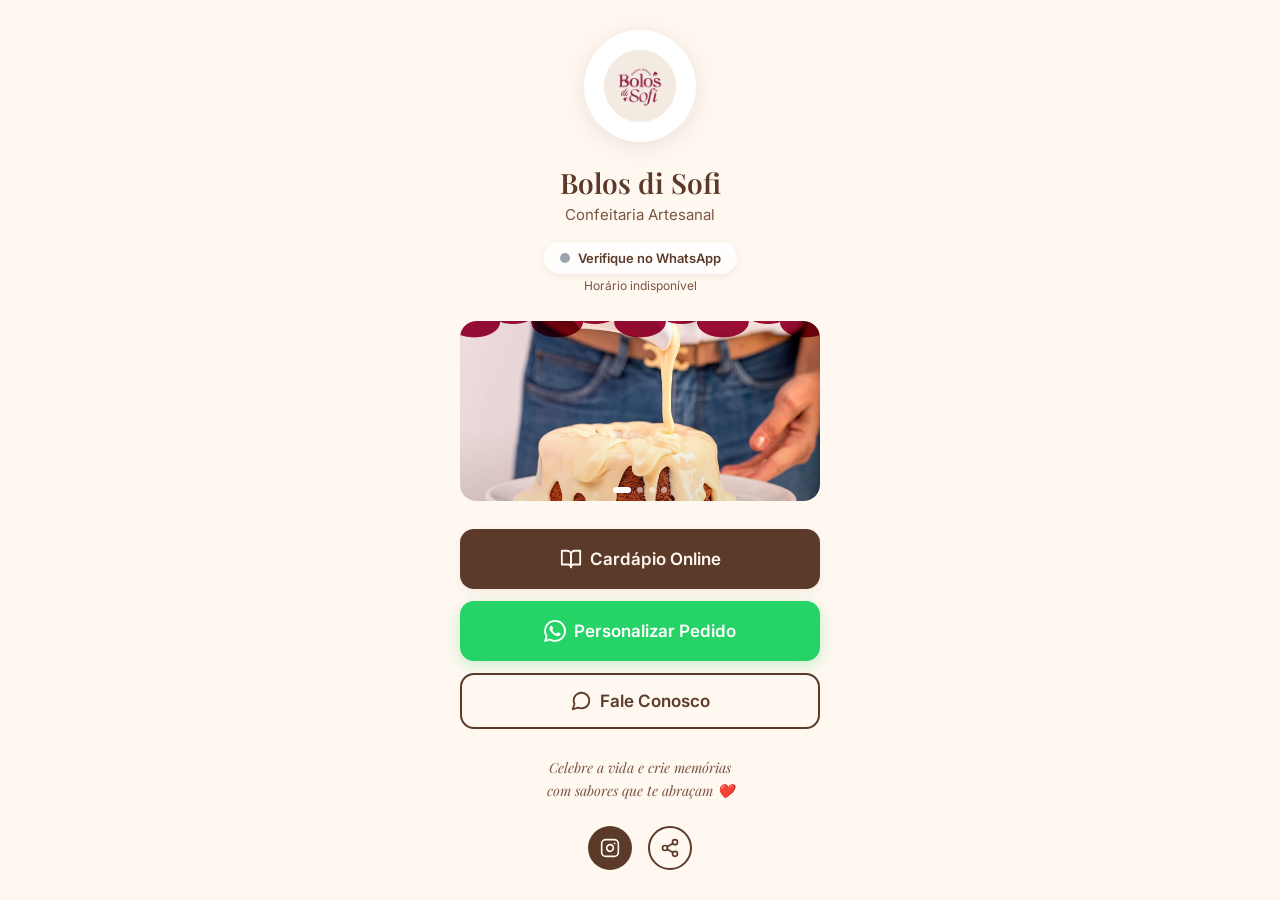
<file: index.html>
<!DOCTYPE html>
<html lang="pt-BR">
<head>
  <meta charset="UTF-8">
  <meta name="viewport" content="width=device-width, initial-scale=1.0, viewport-fit=cover">
  <meta name="description" content="Bolos di Sofi - Confeitaria artesanal em Maceió. Bolos personalizados, caseiros e para eventos. Delivery e encomendas.">

  <title>Bolos di Sofi | Confeitaria Artesanal</title>

  <link rel="icon" href="imgs/logo.png" type="image/png">

  <link rel="preconnect" href="https://fonts.googleapis.com">
  <link rel="preconnect" href="https://fonts.gstatic.com" crossorigin>
  <link href="https://fonts.googleapis.com/css2?family=Inter:wght@400;500;600;700&family=Playfair+Display:wght@400;500;600;700&display=swap" rel="stylesheet">

  <meta property="og:title" content="Bolos di Sofi | Confeitaria Artesanal">
  <meta property="og:description" content="Bolos personalizados artesanais em Maceió. Sabor caseiro com toque de sofisticação.">
  <meta property="og:type" content="website">
  <meta property="og:url" content="https://bolosdisofi.com.br">
  <meta property="og:image" content="imgs/logo.png">

  <style>
    *, *::before, *::after {
      box-sizing: border-box;
      margin: 0;
      padding: 0;
    }

    :root {
      --color-cream: #FFF8F1;
      --color-cream-dark: #F5EDE4;
      --color-chocolate: #5B3A29;
      --color-chocolate-light: #7A5543;
      --color-gold: #C8A46B;
      --color-whatsapp: #25D366;
      --color-whatsapp-dark: #128C7E;
      --color-white: #FFFFFF;
      --color-success: #10B981;
      --color-warning: #F59E0B;

      --font-heading: 'Playfair Display', Georgia, 'Times New Roman', serif;
      --font-body: 'Inter', -apple-system, BlinkMacSystemFont, 'Segoe UI', Roboto, sans-serif;

      --shadow-sm: 0 2px 8px rgba(91, 58, 41, 0.08);
      --shadow-md: 0 4px 16px rgba(91, 58, 41, 0.12);
      --shadow-lg: 0 8px 32px rgba(91, 58, 41, 0.15);
      --shadow-logo: 0 4px 24px rgba(91, 58, 41, 0.12);

      --ease-out: cubic-bezier(0.16, 1, 0.3, 1);
      --ease-spring: cubic-bezier(0.34, 1.56, 0.64, 1);
    }

    html {
      -webkit-text-size-adjust: 100%;
      scroll-behavior: smooth;
    }

    body {
      font-family: var(--font-body);
      background-color: var(--color-cream);
      color: var(--color-chocolate);
      -webkit-font-smoothing: antialiased;
      -moz-osx-font-smoothing: grayscale;
      min-height: 100vh;
      min-height: 100dvh;
      display: flex;
      flex-direction: column;
      align-items: center;
      justify-content: center;
      padding: max(24px, env(safe-area-inset-top)) 20px max(24px, env(safe-area-inset-bottom));
    }

    .skip-link {
      position: absolute;
      top: -40px;
      left: 0;
      background: var(--color-chocolate);
      color: var(--color-white);
      padding: 8px 16px;
      text-decoration: none;
      z-index: 1001;
      border-radius: 0 0 12px 0;
      font-size: 14px;
      font-weight: 600;
    }

    .skip-link:focus {
      top: 0;
    }

    :focus-visible {
      outline: 2px solid var(--color-gold);
      outline-offset: 2px;
    }

    .hub {
      width: 100%;
      max-width: 360px;
      display: flex;
      flex-direction: column;
      align-items: center;
      gap: 0;
    }

    /* Logo */
    .hub-logo {
      width: 96px;
      height: 96px;
      border-radius: 50%;
      background: var(--color-white);
      box-shadow: var(--shadow-logo);
      display: flex;
      align-items: center;
      justify-content: center;
      margin-bottom: 20px;
      overflow: hidden;
    }

    .hub-logo img {
      width: 64px;
      height: 64px;
      object-fit: contain;
    }

    /* Brand */
    .hub-brand {
      text-align: center;
      margin-bottom: 16px;
    }

    .hub-brand h1 {
      font-family: var(--font-heading);
      font-size: 24px;
      font-weight: 600;
      color: var(--color-chocolate);
      line-height: 1.2;
      margin-bottom: 4px;
    }

    .hub-brand p {
      font-family: var(--font-body);
      font-size: 14px;
      font-weight: 400;
      color: var(--color-chocolate-light);
      line-height: 1.5;
    }

    /* Status Pill */
    .status-pill {
      display: inline-flex;
      align-items: center;
      gap: 8px;
      background: rgba(255, 255, 255, 0.8);
      backdrop-filter: blur(8px);
      -webkit-backdrop-filter: blur(8px);
      padding: 8px 16px;
      border-radius: 9999px;
      box-shadow: var(--shadow-sm);
      margin-bottom: 4px;
    }

    .status-dot {
      width: 10px;
      height: 10px;
      border-radius: 50%;
      background: #9CA3AF;
      transition: background 300ms var(--ease-out);
      flex-shrink: 0;
    }

    .status-dot.open {
      background: var(--color-success);
      animation: pulse 2s infinite;
    }

    .status-dot.closed {
      background: var(--color-warning);
    }

    @keyframes pulse {
      0%, 100% { opacity: 1; }
      50% { opacity: 0.5; }
    }

    .status-text {
      font-family: var(--font-body);
      font-size: 13px;
      font-weight: 600;
      color: var(--color-chocolate);
      white-space: nowrap;
    }

    .hours-text {
      font-family: var(--font-body);
      font-size: 12px;
      font-weight: 400;
      color: var(--color-chocolate-light);
      text-align: center;
      margin-bottom: 28px;
    }

    /* Carousel */
    .hub-carousel {
      width: 100%;
      height: 140px;
      border-radius: 16px;
      overflow: hidden;
      position: relative;
      box-shadow: var(--shadow-sm);
      margin-bottom: 28px;
      background: var(--color-cream-dark);
      -webkit-mask-image: -webkit-radial-gradient(white, black);
      mask-image: radial-gradient(white, black);
    }

    .carousel-track {
      position: absolute;
      inset: 0;
    }

    .carousel-slide {
      position: absolute;
      inset: 0;
      opacity: 0;
      transition: opacity 800ms var(--ease-out);
    }

    .carousel-slide.active {
      opacity: 1;
    }

    .carousel-slide img {
      width: 100%;
      height: 100%;
      object-fit: cover;
    }

    .carousel-slide::after {
      content: '';
      position: absolute;
      inset: 0;
      background: linear-gradient(180deg, rgba(91,58,41,0) 60%, rgba(91,58,41,0.15) 100%);
    }

    .carousel-dots {
      position: absolute;
      bottom: 8px;
      left: 50%;
      transform: translateX(-50%);
      display: flex;
      gap: 6px;
      z-index: 2;
    }

    .carousel-dot {
      width: 6px;
      height: 6px;
      border-radius: 50%;
      background: rgba(255, 255, 255, 0.5);
      border: none;
      padding: 0;
      cursor: pointer;
      transition: all 300ms var(--ease-out);
    }

    .carousel-dot.active {
      background: var(--color-white);
      width: 18px;
      border-radius: 9999px;
    }

    /* Link Buttons */
    .hub-links {
      width: 100%;
      display: flex;
      flex-direction: column;
      gap: 12px;
      margin-bottom: 28px;
    }

    .link-btn {
      display: flex;
      align-items: center;
      justify-content: center;
      gap: 8px;
      width: 100%;
      height: 56px;
      border: none;
      border-radius: 14px;
      font-family: var(--font-body);
      font-size: 16px;
      font-weight: 600;
      text-decoration: none;
      cursor: pointer;
      transition: all 200ms var(--ease-out);
      -webkit-tap-highlight-color: transparent;
    }

    .link-btn:active {
      transform: scale(0.97);
    }

    .link-btn svg {
      width: 22px;
      height: 22px;
      flex-shrink: 0;
    }

    .link-btn-primary {
      background: var(--color-chocolate);
      color: var(--color-cream);
      box-shadow: var(--shadow-sm);
    }

    .link-btn-primary:hover {
      background: #6B4A38;
      box-shadow: var(--shadow-md);
      transform: translateY(-1px);
    }

    .link-btn-whatsapp {
      background: var(--color-whatsapp);
      color: var(--color-white);
      box-shadow: 0 4px 16px rgba(37, 211, 102, 0.25);
    }

    .link-btn-whatsapp:hover {
      background: var(--color-whatsapp-dark);
      box-shadow: 0 6px 20px rgba(37, 211, 102, 0.35);
      transform: translateY(-1px);
    }

    .link-btn-outline {
      background: transparent;
      border: 2px solid var(--color-chocolate);
      color: var(--color-chocolate);
      height: 52px;
    }

    .link-btn-outline:hover {
      background: rgba(91, 58, 41, 0.06);
    }

    /* Slogan */
    .hub-slogan {
      font-family: var(--font-heading);
      font-size: 14px;
      font-style: italic;
      color: var(--color-chocolate-light);
      text-align: center;
      line-height: 1.6;
      margin-bottom: 24px;
    }

    /* Social Row */
    .hub-social {
      display: flex;
      gap: 16px;
      align-items: center;
    }

    .social-btn {
      width: 44px;
      height: 44px;
      border-radius: 50%;
      display: flex;
      align-items: center;
      justify-content: center;
      border: none;
      cursor: pointer;
      transition: all 200ms var(--ease-out);
      -webkit-tap-highlight-color: transparent;
      text-decoration: none;
    }

    .social-btn:active {
      transform: scale(0.92);
    }

    .social-btn svg {
      width: 20px;
      height: 20px;
    }

    .social-btn-instagram {
      background: var(--color-chocolate);
      color: var(--color-cream);
    }

    .social-btn-instagram:hover {
      background: #6B4A38;
      transform: translateY(-2px);
      box-shadow: var(--shadow-sm);
    }

    .social-btn-share {
      background: transparent;
      border: 2px solid var(--color-chocolate);
      color: var(--color-chocolate);
    }

    .social-btn-share:hover {
      background: rgba(91, 58, 41, 0.06);
    }

    /* Toast */
    .toast {
      position: fixed;
      bottom: 32px;
      left: 50%;
      transform: translateX(-50%) translateY(100px);
      background: var(--color-chocolate);
      color: var(--color-cream);
      padding: 12px 24px;
      border-radius: 9999px;
      font-size: 14px;
      font-weight: 500;
      box-shadow: var(--shadow-lg);
      opacity: 0;
      transition: all 400ms var(--ease-spring);
      z-index: 2000;
      pointer-events: none;
      white-space: nowrap;
    }

    .toast.show {
      transform: translateX(-50%) translateY(0);
      opacity: 1;
    }

    /* Desktop adjustments */
    @media (min-width: 768px) {
      .hub-logo {
        width: 112px;
        height: 112px;
        margin-bottom: 24px;
      }

      .hub-logo img {
        width: 72px;
        height: 72px;
      }

      .hub-brand h1 {
        font-size: 28px;
      }

      .hub-brand p {
        font-size: 15px;
      }

      .hub-carousel {
        height: 180px;
      }

      .link-btn {
        height: 60px;
        font-size: 17px;
      }

      .link-btn-outline {
        height: 56px;
      }
    }

    /* Reduced motion */
    @media (prefers-reduced-motion: reduce) {
      *, *::before, *::after {
        animation-duration: 0.01ms !important;
        animation-iteration-count: 1 !important;
        transition-duration: 0.01ms !important;
        scroll-behavior: auto !important;
      }

      .carousel-slide {
        transition: none !important;
      }
    }
  </style>
</head>
<body>
  <a href="#main-content" class="skip-link">Pular para conteúdo principal</a>

  <main class="hub" id="main-content" role="main">
    <div class="hub-logo">
      <img src="imgs/logo.png" alt="Bolos di Sofi" width="64" height="64">
    </div>

    <div class="hub-brand">
      <h1>Bolos di Sofi</h1>
      <p>Confeitaria Artesanal</p>
    </div>

    <div class="status-pill" role="status" aria-live="polite">
      <span class="status-dot" id="status-dot"></span>
      <span class="status-text" id="status-text">Carregando...</span>
    </div>
    <p class="hours-text" id="hours-text"></p>

    <div class="hub-carousel" id="carousel" aria-label="Galeria de bolos" role="region">
      <div class="carousel-track" id="carousel-track">
        <div class="carousel-slide active"><img src="imgs/carrousel-1.jpg" alt="Bolo personalizado artesanal" loading="eager" width="360" height="140"></div>
        <div class="carousel-slide"><img src="imgs/carrousel-2.jpg" alt="Bolo infantil" loading="lazy" width="360" height="140"></div>
        <div class="carousel-slide"><img src="imgs/carrousel-3.jpg" alt="Bolo floral" loading="lazy" width="360" height="140"></div>
        <div class="carousel-slide"><img src="imgs/carrousel-4.jpg" alt="Bolo para eventos" loading="lazy" width="360" height="140"></div>
      </div>
      <div class="carousel-dots" id="carousel-dots" role="tablist" aria-label="Selecionar imagem"></div>
    </div>

    <nav class="hub-links" aria-label="Links principais">
      <a href="https://app.oxemenu.com.br/bolos_di_sofi" class="link-btn link-btn-primary" target="_blank" rel="noopener" aria-label="Ver cardápio online">
        <svg viewBox="0 0 24 24" fill="none" stroke="currentColor" stroke-width="2" stroke-linecap="round" stroke-linejoin="round" aria-hidden="true">
          <path d="M2 3h6a4 4 0 0 1 4 4v14a3 3 0 0 0-3-3H2z"/>
          <path d="M22 3h-6a4 4 0 0 0-4 4v14a3 3 0 0 1 3-3h7z"/>
        </svg>
        Cardápio Online
      </a>

      <a href="https://wa.me/5582988359383?text=Ol%C3%A1!%20Vim%20pelo%20site%20e%20gostaria%20de%20fazer%20um%20pedido%20personalizado." class="link-btn link-btn-whatsapp" target="_blank" rel="noopener" aria-label="Personalizar pedido no WhatsApp">
        <svg viewBox="0 0 24 24" fill="currentColor" aria-hidden="true">
          <path d="M17.472 14.382c-.297-.149-1.758-.867-2.03-.967-.273-.099-.471-.148-.67.149-.197.297-.767.966-.94 1.164-.173.199-.347.223-.644.075-.297-.149-1.255-.463-2.39-1.475-.883-.788-1.48-1.761-1.653-2.059-.173-.297-.018-.458.13-.606.134-.133.298-.347.446-.52.149-.174.198-.298.298-.497.099-.198.05-.371-.025-.52-.075-.149-.669-1.612-.916-2.207-.242-.579-.487-.5-.669-.51l-.57-.01c-.198 0-.52.074-.792.372-.272.297-1.04 1.016-1.04 2.479 0 1.462 1.065 2.875 1.213 3.074.149.198 2.096 3.2 5.077 4.487.709.306 1.262.489 1.694.625.712.227 1.36.195 1.871.118.571-.085 1.758-.719 2.006-1.413.248-.694.248-1.289.173-1.413-.074-.124-.272-.198-.57-.347m-5.421 7.403h-.004a9.87 9.87 0 0 1-5.031-1.378l-.361-.214-3.741.982.998-3.648-.235-.374a9.86 9.86 0 0 1-1.51-5.26c.001-5.45 4.436-9.884 9.888-9.884 2.64 0 5.122 1.03 6.988 2.898a9.825 9.825 0 0 1 2.893 6.994c-.003 5.45-4.437 9.884-9.885 9.884m8.413-18.297A11.815 11.815 0 0 0 12.05 0C5.495 0 .16 5.335.157 11.892c0 2.096.547 4.142 1.588 5.945L.057 24l6.305-1.654a11.882 11.882 0 0 0 5.683 1.448h.005c6.554 0 11.89-5.335 11.893-11.893a11.821 11.821 0 0 0-3.48-8.413z"/>
        </svg>
        Personalizar Pedido
      </a>

      <a href="https://wa.me/5582988359383?text=Ol%C3%A1!%20Gostaria%20de%20falar%20com%20a%20Bolos%20di%20Sofi." class="link-btn link-btn-outline" target="_blank" rel="noopener" aria-label="Fale conosco no WhatsApp">
        <svg viewBox="0 0 24 24" fill="none" stroke="currentColor" stroke-width="2" stroke-linecap="round" stroke-linejoin="round" aria-hidden="true">
          <path d="M21 11.5a8.38 8.38 0 0 1-.9 3.8 8.5 8.5 0 0 1-7.6 4.7 8.38 8.38 0 0 1-3.8-.9L3 21l1.9-5.7a8.38 8.38 0 0 1-.9-3.8 8.5 8.5 0 0 1 4.7-7.6 8.38 8.38 0 0 1 3.8-.9h.5a8.48 8.48 0 0 1 8 8v.5z"/>
        </svg>
        Fale Conosco
      </a>
    </nav>

    <p class="hub-slogan">Celebre a vida e crie memórias<br>com sabores que te abraçam ❤️</p>

    <div class="hub-social">
      <a href="https://instagram.com/bolosdisofi" class="social-btn social-btn-instagram" target="_blank" rel="noopener" aria-label="Instagram Bolos di Sofi">
        <svg viewBox="0 0 24 24" fill="none" stroke="currentColor" stroke-width="2" stroke-linecap="round" stroke-linejoin="round" aria-hidden="true">
          <rect x="2" y="2" width="20" height="20" rx="5" ry="5"/>
          <path d="M16 11.37A4 4 0 1 1 12.63 8 4 4 0 0 1 16 11.37z"/>
          <line x1="17.5" y1="6.5" x2="17.51" y2="6.5"/>
        </svg>
      </a>
      <button class="social-btn social-btn-share" id="share-btn" aria-label="Compartilhar página">
        <svg viewBox="0 0 24 24" fill="none" stroke="currentColor" stroke-width="2" stroke-linecap="round" stroke-linejoin="round" aria-hidden="true">
          <circle cx="18" cy="5" r="3"/>
          <circle cx="6" cy="12" r="3"/>
          <circle cx="18" cy="19" r="3"/>
          <line x1="8.59" y1="13.51" x2="15.42" y2="17.49"/>
          <line x1="15.41" y1="6.51" x2="8.59" y2="10.49"/>
        </svg>
      </button>
    </div>
  </main>

  <div class="toast" id="toast" role="alert" aria-live="assertive"></div>

  <script>
    (function () {
      'use strict';

      // ============================================
      // BUSINESS STATUS
      // ============================================
      var API_URL = 'https://integracao.cardapioweb.com/api/menu/company/profile?company=bolos_di_sofi&hostname=app.oxemenu.com.br';
      var DIAS_SEMANA = {
        sunday: 'Domingo', monday: 'Segunda-feira', tuesday: 'Terça-feira',
        wednesday: 'Quarta-feira', thursday: 'Quinta-feira',
        friday: 'Sexta-feira', saturday: 'Sábado'
      };

      function initBusinessStatus() {
        var statusBar = document.getElementById('status-bar');
        fetch(API_URL)
          .then(function (res) {
            if (!res.ok) throw new Error('API returned ' + res.status);
            return res.json();
          })
          .then(function (data) {
            var hours = data && data.business_hours;
            if (!hours) { showOffline(); return; }
            var today = new Date().toLocaleDateString('en-US', { weekday: 'long' }).toLowerCase();
            var todayHours = hours[today];
            var isOpen = checkIsOpen(todayHours);
            renderStatus(isOpen, todayHours, today, hours);
          })
          .catch(function () { showOffline(); });
      }

      function checkIsOpen(hours) {
        if (!hours || hours.length === 0) return false;
        var now = new Date();
        var currentHour = now.getHours() + (now.getMinutes() / 60);
        var open = parseInt(hours[0][0].split(':')[0]);
        var close = parseInt(hours[0][1].split(':')[0]);
        return currentHour >= open && currentHour < close;
      }

      function renderStatus(isOpen, hours, today, allHours) {
        var dot = document.getElementById('status-dot');
        var text = document.getElementById('status-text');
        var hoursText = document.getElementById('hours-text');

        dot.className = 'status-dot ' + (isOpen ? 'open' : 'closed');
        text.textContent = isOpen ? 'Estamos atendendo' : 'Agendamento disponível';

        if (hoursText) {
          if (hours && hours.length > 0) {
            hoursText.textContent = 'Hoje: ' + hours[0][0] + ' às ' + hours[0][1];
          } else {
            var next = findNextOpenDay(today, allHours);
            if (next) {
              hoursText.textContent = 'Abriremos ' + next.day + ' às ' + next.time;
            }
          }
        }
      }

      function findNextOpenDay(currentDay, businessHours) {
        var days = ['sunday', 'monday', 'tuesday', 'wednesday', 'thursday', 'friday', 'saturday'];
        var idx = days.indexOf(currentDay);
        for (var i = 1; i <= 7; i++) {
          var index = (idx + i) % 7;
          var day = days[index];
          if (businessHours[day] && businessHours[day].length > 0) {
            return { day: DIAS_SEMANA[day], time: businessHours[day][0][0] };
          }
        }
        return null;
      }

      function showOffline() {
        var dot = document.getElementById('status-dot');
        var text = document.getElementById('status-text');
        var hoursText = document.getElementById('hours-text');
        if (dot) dot.style.background = '#9CA3AF';
        if (text) text.textContent = 'Verifique no WhatsApp';
        if (hoursText) hoursText.textContent = 'Horário indisponível';
      }

      // ============================================
      // WEB SHARE API + CLIPBOARD FALLBACK
      // ============================================
      function initShare() {
        var btn = document.getElementById('share-btn');
        if (!btn) return;

        btn.addEventListener('click', function () {
          var shareData = {
            title: 'Bolos di Sofi | Confeitaria Artesanal',
            text: 'Bolos personalizados artesanais em Maceió. Sabor caseiro com toque de sofisticação.',
            url: window.location.href
          };

          if (navigator.share) {
            navigator.share(shareData).catch(function () {});
          } else if (navigator.clipboard) {
            navigator.clipboard.writeText(window.location.href).then(function () {
              showToast('Link copiado!');
            }).catch(function () {
              showToast('Não foi possível copiar');
            });
          } else {
            showToast('Compartilhe: ' + window.location.href);
          }
        });
      }

      function showToast(message) {
        var toast = document.getElementById('toast');
        if (!toast) return;
        toast.textContent = message;
        toast.classList.add('show');
        setTimeout(function () {
          toast.classList.remove('show');
        }, 2500);
      }

      // ============================================
      // CAROUSEL
      // ============================================
      function initCarousel() {
        var carousel = document.getElementById('carousel');
        if (!carousel) return;

        var track = document.getElementById('carousel-track');
        var dotsContainer = document.getElementById('carousel-dots');
        var slides = track ? track.querySelectorAll('.carousel-slide') : [];
        if (slides.length === 0) return;

        var current = 0;
        var timer = null;
        var INTERVAL = 4000;
        var reducedMotion = window.matchMedia('(prefers-reduced-motion: reduce)').matches;

        // Build dots
        slides.forEach(function (_, i) {
          var dot = document.createElement('button');
          dot.className = 'carousel-dot' + (i === 0 ? ' active' : '');
          dot.setAttribute('role', 'tab');
          dot.setAttribute('aria-label', 'Imagem ' + (i + 1));
          dot.addEventListener('click', function () {
            goTo(i);
            resetTimer();
          });
          dotsContainer.appendChild(dot);
        });

        var dots = dotsContainer.querySelectorAll('.carousel-dot');

        function goTo(index) {
          slides[current].classList.remove('active');
          dots[current].classList.remove('active');
          current = (index + slides.length) % slides.length;
          slides[current].classList.add('active');
          dots[current].classList.add('active');
        }

        function next() {
          goTo(current + 1);
        }

        function startTimer() {
          if (reducedMotion) return;
          timer = setInterval(next, INTERVAL);
        }

        function resetTimer() {
          if (timer) clearInterval(timer);
          startTimer();
        }

        // Touch swipe
        var touchStartX = 0;
        var touchEndX = 0;

        carousel.addEventListener('touchstart', function (e) {
          touchStartX = e.changedTouches[0].screenX;
        }, { passive: true });

        carousel.addEventListener('touchend', function (e) {
          touchEndX = e.changedTouches[0].screenX;
          var diff = touchStartX - touchEndX;
          if (Math.abs(diff) > 40) {
            if (diff > 0) { goTo(current + 1); } else { goTo(current - 1); }
            resetTimer();
          }
        }, { passive: true });

        // Pause on hover (desktop)
        carousel.addEventListener('mouseenter', function () {
          if (timer) clearInterval(timer);
        });

        carousel.addEventListener('mouseleave', function () {
          startTimer();
        });

        startTimer();
      }

      // ============================================
      // INIT
      // ============================================
      initBusinessStatus();
      initShare();
      initCarousel();
    })();
  </script>
</body>
</html>
</file>
